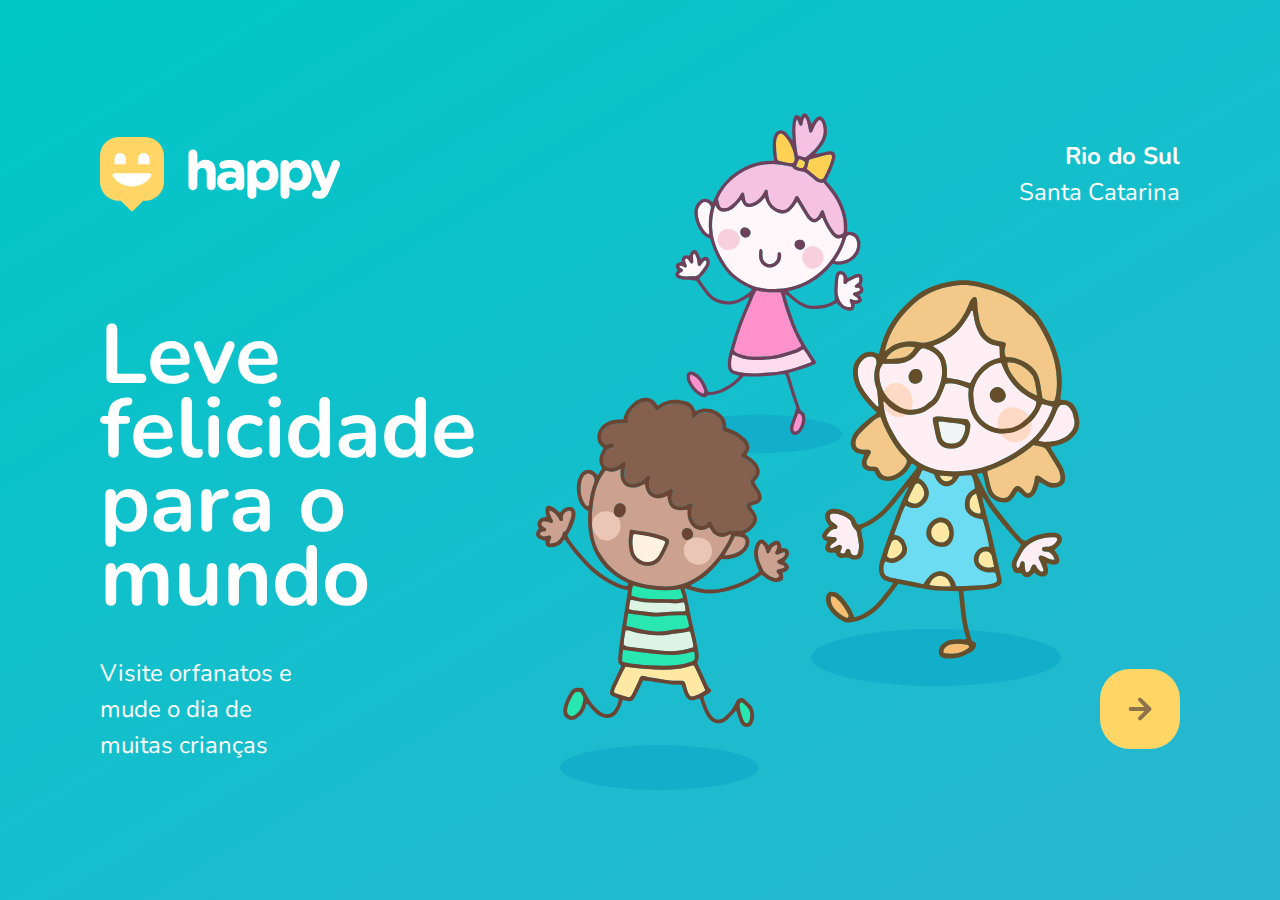
<file: index.html>
<!DOCTYPE html>
<html lang="pt_BR">
    <head>
        <meta charset="UTF-8">
        <meta name="viewport" content="width=device-width, initial-scale=1.0">
        <title>Happy</title>

        <link rel="icon" href="./public/images/logo-icon.png">

        <link rel="stylesheet" href="./public/css/main.css">
        <link rel="stylesheet" href="./public/css/animations.css">
        <link rel="stylesheet" href="./public/css/page-landing.css">


        <link href="https://fonts.googleapis.com/css2?family=Nunito:wght@400;600;700;800&display=swap" rel="stylesheet">
    </head>
    <body>
        <div id="page-landing">
            <div id="container">
                <header>
                    <img 
                        class="animate-up"
                        id="logo" 
                        src="./public/images/logo.svg" 
                        alt="Logomarca de Happy" />
                    
                    <div class="location animate-up">
                        <strong>Rio do Sul</strong>
                        <p>Santa Catarina</p>
                    </div>
                </header>
        
                <main>
                    <h1 class="animate-up">Leve felicidade para o mundo</h1>
        
                    <section class="visit">
                        <p class="animate-up">Visite orfanatos e mude o dia de muitas crianças</p>
        
                        <a href="orphanages.html" title="Visite orfanatos" class="animate-up">
                            <img src="./public/images/arrow.svg" alt="Ir para o mapa">
                        </a>
                    </section>
                </main>
            </div>
        </div>
    </body>
</html>
</file>
<file: public/css/main.css>
* {
    margin: 0;
    padding: 0;
    box-sizing: border-box;
}

body {
    height: 100vh;
    color: white;
    background: #ebf2f5;
}

:root {
    font-size: 62.5%;
}

body, input, button, textarea {
    font: 400 1.8rem/1 'Nunito', sans-serif;
}
</file>
<file: public/css/animations.css>
@keyframes up {
    from {
        opacity: 0;
        transform: translateY(16px);
    }
    to {
        opacity: 1;
        transform: translateY(0);
    }
}

@keyframes right {
    from {
        transform: translateX(-100%);
    }
    to {
        text-replace: translateX(0);
    }
}

@keyframes appear {
    from {
        opacity: 0;
    }
    to {
        opacity: 1;
    }
}

.animate-up {
    animation-name: up;
    animation-duration: 300ms;
    animation-fill-mode: backwards;
}

.animate-right {
    animation-name: right;
    animation-duration: 300ms;
}

.animate-appear {
    animation-name: appear;
    animation-duration: 300ms;
    animation-fill-mode: backwards;
}
</file>
<file: public/css/page-landing.css>
#page-landing {
    background: linear-gradient(329.54deg, #29b6d1 0%, #00c7c7 100%);

    text-align: center;
    min-height: 100vh;

    display: flex;
}

#container {
    margin: auto;

    width: min(90%, 112rem);
}

.location, 
h1, 
.visit p {
    height: 16vh; 
}

#logo {
    animation-delay: 50ms;
}

.location {
    animation-delay: 100ms;
}

main h1 {
    animation-delay: 150ms;

    font-size: clamp(4rem, 8vw, 8.4rem);
}

.visit p {
    animation-delay: 200ms;
}

.visit a {
    width: 8rem;
    height: 8rem;
    background: #ffd666;

    border: none;
    border-radius: 3rem;

    display: flex;
    align-items: center;
    justify-content: center;

    margin: auto;

    transition: background 200ms;
    animation-delay: 250ms;
}

.visit a:hover {
    background: #96feff;
}


/*Desktop Version*/
@media (min-width: 760px) {
    #container {
        padding: 5rem 2rem;
        background: url("../images/bg.svg") no-repeat 80% / clamp(30rem, 54vw, 56rem);
    }

    header {
        display: flex;
        align-items: center;
        justify-content: space-between;
    }

    .location, 
    h1, 
    .visit p {
        height: initial;
        text-align: initial; 
    }

    .location {
        text-align: right;
        font-size: 2.4rem;
        line-height: 1.5;
    }

    main h1 {
        font-weight: bold;
        line-height: .88;

        margin: clamp(10%, 9vh, 12%) 0 4rem;
        
        width: min(300px, 80%);
    }

    .visit {
        display: flex;
        align-items: center;
        justify-content: space-between;
    }

    .visit p {
        font-size: 2.4rem;
        line-height: 1.5;
        width: clamp(20rem, 2vw, 30rem);
    }

    .visit a {
        margin: initial;
    }
}
</file>
